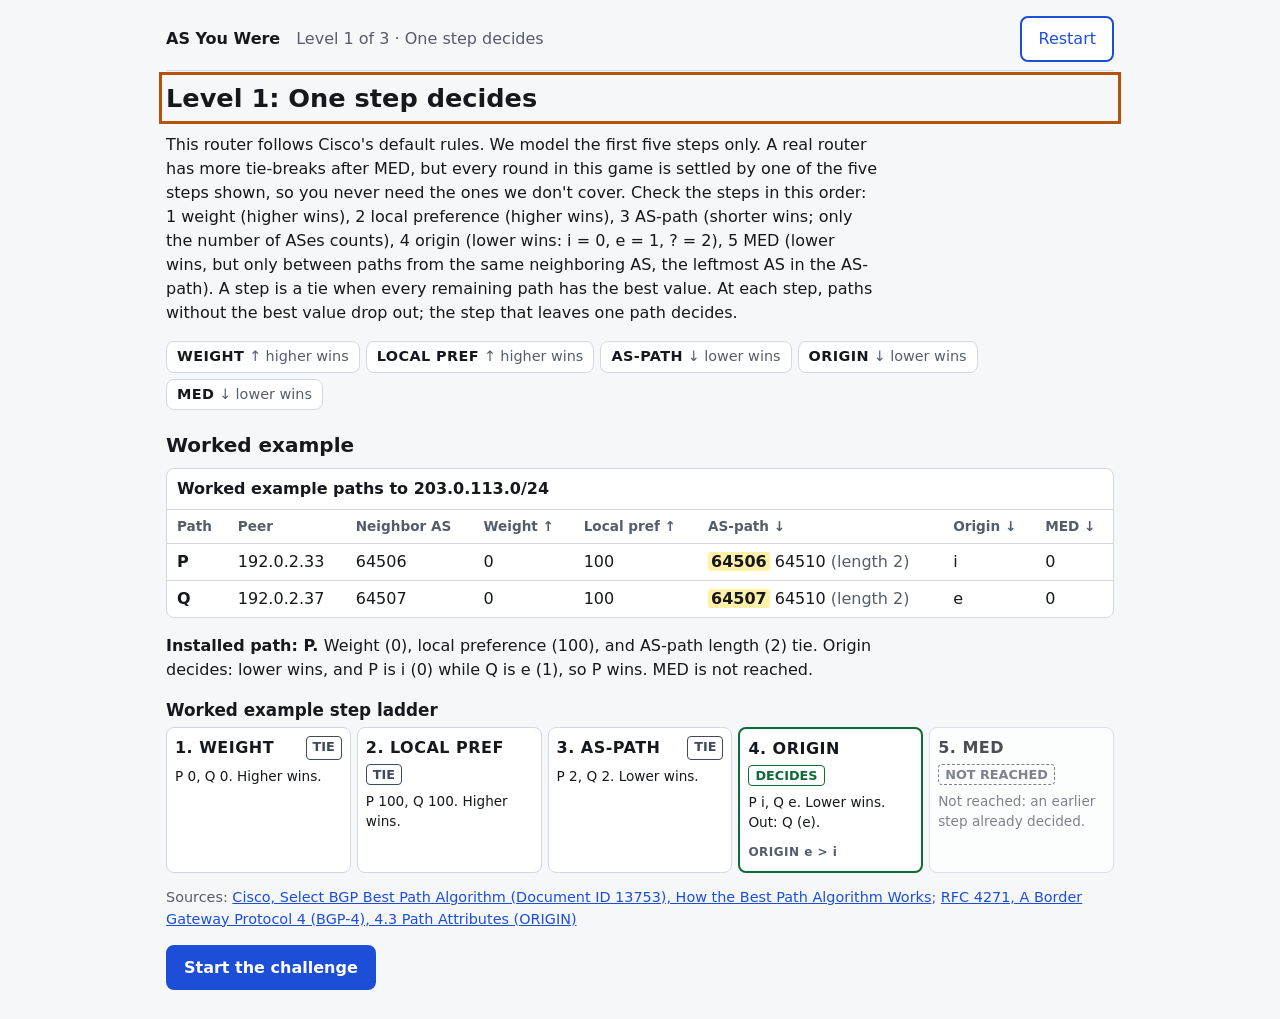
<file: index.html>
<!doctype html>
<html lang="en">
<head>
  <meta charset="utf-8">
  <meta name="viewport" content="width=device-width, initial-scale=1">
  <title>AS You Were</title>
  <meta name="description" content="Pick the BGP path a Cisco IOS router installs, then see which best-path step decided.">
  <link rel="stylesheet" href="style.css">
  <script type="module" src="main.js"></script>
</head>
<body>
  <div id="root">
    <main id="app">
      <p role="status">Loading the game…</p>
      <noscript>This game needs JavaScript and must be served over HTTP (python3 -m http.server 8000).</noscript>
    </main>
  </div>
</body>
</html>
</file>
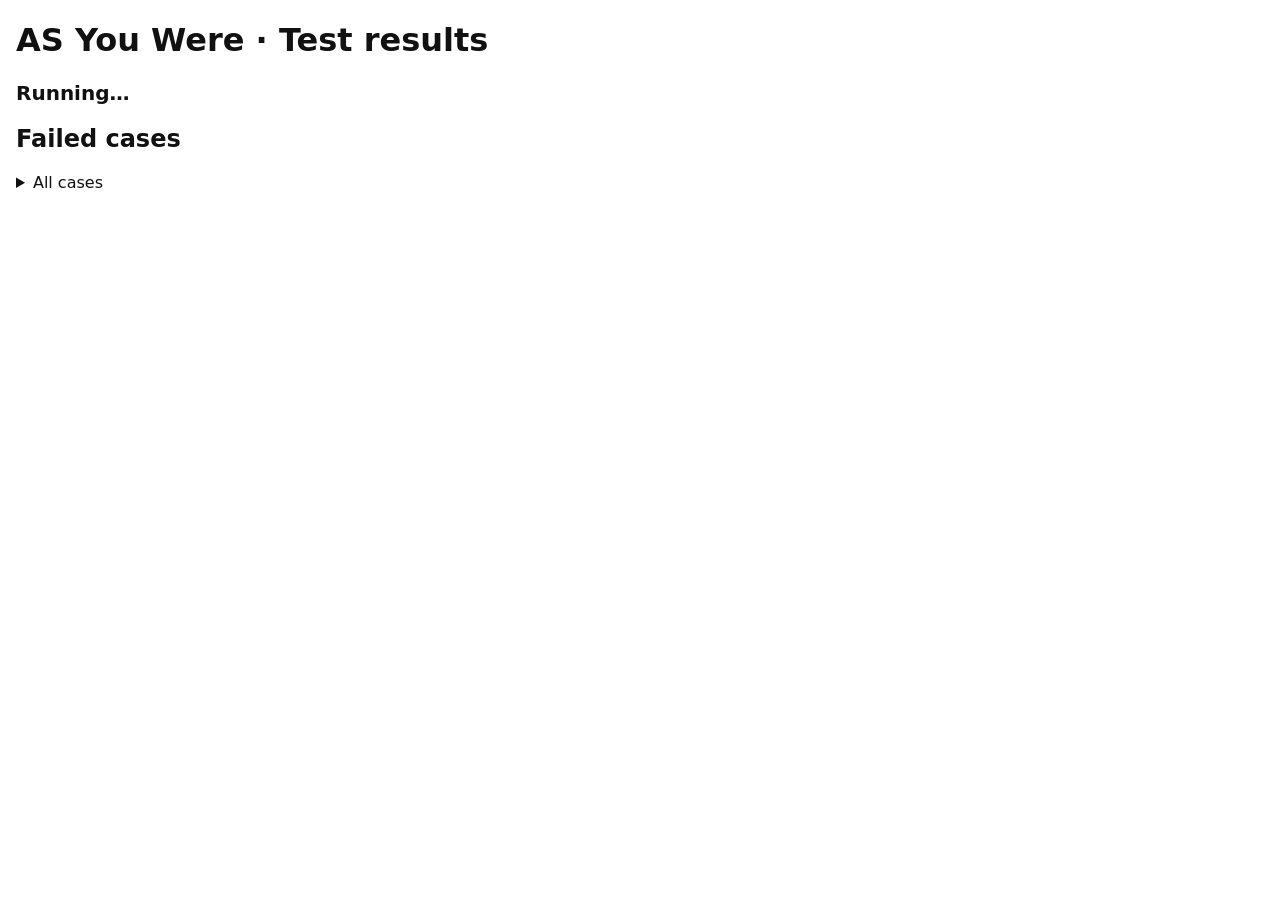
<file: tests/index.html>
<!doctype html>
<html lang="en">
<head>
  <meta charset="utf-8">
  <meta name="viewport" content="width=device-width, initial-scale=1">
  <title>AS You Were · Tests</title>
  <style>
    body { font-family: system-ui, sans-serif; margin: 16px; background: #fff; color: #111; }
    .pass { color: #0a6b2e; }
    .fail { color: #a11212; }
    #summary { font-size: 1.25rem; font-weight: 700; }
    li { margin: 2px 0; font-family: ui-monospace, monospace; font-size: 0.85rem; }
  </style>
</head>
<body>
  <h1>AS You Were · Test results</h1>
  <p id="summary" role="status" data-state="running">Running…</p>
  <h2>Failed cases</h2>
  <ul id="failed"></ul>
  <details>
    <summary>All cases</summary>
    <ul id="all"></ul>
  </details>
  <script type="module">
    import { run } from './runner.js';

    const summary = document.getElementById('summary');
    const suites = ['./rules.test.js', './feedback.test.js', './state.test.js', './content.test.js', './ui.test.js'];
    try {
      for (const s of suites) await import(s);
      const r = await run();
      summary.textContent = r.total === 0
        ? '0 tests discovered — FAIL'
        : `${r.total} tests · ${r.passed} passed · ${r.failed.length} failed — ${r.ok ? 'PASS' : 'FAIL'}`;
      summary.className = r.ok ? 'pass' : 'fail';
      summary.dataset.state = r.ok ? 'pass' : 'fail';
      const failed = document.getElementById('failed');
      if (r.failed.length === 0) failed.innerHTML = '<li>None</li>';
      for (const f of r.failed) {
        const li = document.createElement('li');
        li.className = 'fail';
        li.textContent = `${f.id} — ${f.message}`;
        failed.append(li);
      }
      const all = document.getElementById('all');
      for (const c of r.results) {
        const li = document.createElement('li');
        li.className = c.pass ? 'pass' : 'fail';
        li.textContent = `${c.pass ? 'PASS' : 'FAIL'} ${c.id}`;
        all.append(li);
      }
    } catch (err) {
      summary.textContent = 'Test runner error — FAIL: ' + err.message;
      summary.className = 'fail';
      summary.dataset.state = 'fail';
    }
  </script>
</body>
</html>
</file>
<file: style.css>
:root {
  --bg: #f6f7f9;
  --surface: #ffffff;
  --text: #15181d;
  --muted: #555d6b;
  --line: #d4d8df;
  --accent: #1d4ed8;
  --accent-text: #ffffff;
  --focus: #b45309;
  --ok: #0f6b35;
  --ok-bg: #e7f5ec;
  --bad: #a3171b;
  --bad-bg: #fbeaea;
  --tie: #3f4a5a;
  --narrow: #7a4b00;
  --narrow-bg: #fff4de;
  --mark: #fff1a8;
  --radius: 8px;
  color-scheme: light;
}

@media (prefers-color-scheme: dark) {
  :root:not([data-theme="light"]) {
    --bg: #111418;
    --surface: #1a1f26;
    --text: #e9edf2;
    --muted: #a5aebb;
    --line: #343c47;
    --accent: #7aa2ff;
    --accent-text: #0b1020;
    --focus: #ffb454;
    --ok: #6fd69a;
    --ok-bg: #12301f;
    --bad: #ff8c8c;
    --bad-bg: #3a1617;
    --tie: #b9c3d0;
    --narrow: #ffcf7a;
    --narrow-bg: #3a2c10;
    --mark: #5a4b00;
    color-scheme: dark;
  }
}

* { box-sizing: border-box; }

body {
  margin: 0;
  background: var(--bg);
  color: var(--text);
  font: 16px/1.5 system-ui, -apple-system, "Segoe UI", Roboto, sans-serif;
}

main#app {
  max-width: 980px;
  margin: 0 auto;
  padding: 16px;
}

h1 { font-size: 1.6rem; margin: 0.5rem 0; }
h2 { font-size: 1.25rem; margin: 1.25rem 0 0.5rem; }
h3 { font-size: 1.05rem; margin: 0.75rem 0 0.25rem; }
a { color: var(--accent); }

:focus-visible {
  outline: 3px solid var(--focus);
  outline-offset: 2px;
}
[tabindex="-1"]:focus { outline: 3px solid var(--focus); outline-offset: 4px; }

.visually-hidden {
  position: absolute; width: 1px; height: 1px; overflow: hidden;
  clip: rect(0 0 0 0); clip-path: inset(50%); white-space: nowrap;
}

.muted { color: var(--muted); }

.topbar {
  display: flex; flex-wrap: wrap; gap: 8px 16px; align-items: center;
  border-bottom: 1px solid var(--line); padding-bottom: 8px;
}
.topbar .brand { font-weight: 800; margin: 0; }
.topbar .where { margin: 0; color: var(--muted); flex: 1; }

button {
  font: inherit; border-radius: var(--radius); padding: 0.55rem 1rem; cursor: pointer;
  border: 2px solid var(--accent); min-height: 44px;
}
button.primary { background: var(--accent); color: var(--accent-text); font-weight: 700; }
button.secondary { background: var(--surface); color: var(--accent); }
button:disabled { opacity: 0.55; cursor: not-allowed; }

.actions { display: flex; flex-wrap: wrap; gap: 8px; align-items: center; margin: 12px 0; }
.help-buttons { display: flex; flex-wrap: wrap; gap: 8px; }

.meta { color: var(--muted); margin: 0 0 8px; }
.concept, .task { max-width: 70ch; }

.step-order {
  display: flex; flex-wrap: wrap; gap: 6px; list-style: none; padding: 0; margin: 12px 0;
}
.step-order li {
  background: var(--surface); border: 1px solid var(--line); border-radius: var(--radius);
  padding: 4px 10px; font-size: 0.9rem;
}
.gate-name { font-weight: 800; letter-spacing: 0.03em; }
.dir { color: var(--muted); }

.table-scroll {
  overflow-x: auto; background: var(--surface); border: 1px solid var(--line);
  border-radius: var(--radius); margin: 8px 0;
}
table.paths, table.per-round { border-collapse: collapse; width: 100%; min-width: 640px; }
table.per-round { min-width: 0; }
caption { text-align: left; padding: 8px 10px; font-weight: 700; }
th, td { padding: 6px 10px; border-top: 1px solid var(--line); text-align: left; white-space: nowrap; }
thead th { font-size: 0.85rem; color: var(--muted); }
mark.neighbor { background: var(--mark); color: inherit; padding: 0 3px; border-radius: 3px; font-weight: 700; }
.len { color: var(--muted); }

fieldset.cards {
  border: 1px solid var(--line); border-radius: var(--radius); background: var(--surface);
  display: flex; flex-wrap: wrap; gap: 8px; padding: 10px; margin: 12px 0 0;
}
fieldset.cards legend { font-weight: 700; padding: 0 4px; }
.card { position: relative; }
.card input { position: absolute; opacity: 0; width: 1px; height: 1px; }
.card label {
  display: block; border: 2px solid var(--line); border-radius: var(--radius); padding: 10px 14px;
  cursor: pointer; min-width: 150px; background: var(--bg);
}
.card input:checked + label { border-color: var(--accent); box-shadow: inset 0 0 0 2px var(--accent); }
.card input:checked + label::before { content: "● "; color: var(--accent); }
.card input:focus-visible + label { outline: 3px solid var(--focus); outline-offset: 2px; }
.card input:disabled + label { cursor: default; }
.card-title { font-weight: 800; }
.card-sub { color: var(--muted); }

.feedback {
  border-radius: var(--radius); padding: 4px 16px 12px; margin: 16px 0; border: 2px solid var(--line);
  background: var(--surface);
}
.feedback-correct { border-color: var(--ok); background: var(--ok-bg); }
.feedback-incorrect { border-color: var(--bad); background: var(--bad-bg); }
.feedback-correct h2 { color: var(--ok); }
.feedback-incorrect h2 { color: var(--bad); }
.next-step { font-weight: 600; }

.help { border: 1px dashed var(--line); border-radius: var(--radius); padding: 4px 16px 12px; background: var(--surface); }

.ladder h3 { margin-top: 12px; }
.gates { list-style: none; padding: 0; margin: 0; display: grid; grid-template-columns: repeat(5, minmax(0, 1fr)); gap: 6px; }
.gate { background: var(--surface); border: 1px solid var(--line); border-radius: var(--radius); padding: 8px; min-width: 0; }
.gate-head { display: flex; flex-wrap: wrap; justify-content: space-between; gap: 4px; }
.gate-detail { font-size: 0.85rem; margin: 6px 0; overflow-wrap: anywhere; }
.status { font-weight: 800; font-size: 0.8rem; text-transform: uppercase; padding: 0 6px; border-radius: 4px; border: 1px solid currentColor; }
.status-tie { color: var(--tie); }
.status-narrows { color: var(--narrow); }
.status-decides { color: var(--ok); }
.status-not-reached { color: var(--muted); border-style: dashed; }
.gate-decides { border: 2px solid var(--ok); }
.gate-narrows { border: 2px solid var(--narrow); background: var(--narrow-bg); }
.gate-not-reached { opacity: 0.75; }
.scroll-hint { display: none; margin: 8px 0 0; font-size: 0.85rem; color: var(--muted); }
.stamp { display: inline-block; font-size: 0.75rem; font-weight: 800; letter-spacing: 0.04em; margin: 0; color: var(--muted); overflow-wrap: anywhere; }

/* Gate animation: content is in place from the start; motion only emphasizes stamps. */
@keyframes stamp-in { from { transform: scale(1.35) rotate(-4deg); } to { transform: none; } }
@keyframes gate-pulse { from { box-shadow: 0 0 0 4px var(--ok); } to { box-shadow: 0 0 0 0 transparent; } }
.feedback .gate .stamp, .help .gate .stamp { animation: stamp-in 260ms ease-out both; animation-delay: calc(var(--i) * 140ms); }
.feedback .gate-decides, .feedback .gate-narrows { animation: gate-pulse 600ms ease-out both; animation-delay: calc(var(--i) * 140ms); }

.figures { display: grid; grid-template-columns: repeat(auto-fit, minmax(180px, 1fr)); gap: 8px; }
.figures div { background: var(--surface); border: 1px solid var(--line); border-radius: var(--radius); padding: 10px 14px; }
.figures dt { color: var(--muted); font-size: 0.9rem; }
.figures dd { margin: 0; font-size: 1.3rem; font-weight: 800; }

.example-answer { max-width: 70ch; }
.sources { font-size: 0.9rem; color: var(--muted); }

dialog { border: 2px solid var(--accent); border-radius: var(--radius); background: var(--surface); color: var(--text); max-width: min(420px, calc(100vw - 32px)); }
dialog::backdrop { background: rgb(0 0 0 / 0.45); }

.error ul { background: var(--bad-bg); border: 2px solid var(--bad); border-radius: var(--radius); padding: 12px 12px 12px 32px; }

@media (max-width: 720px) {
  .gates { grid-template-columns: 1fr; }
  h1 { font-size: 1.35rem; }
  .card label { min-width: 0; }
  .scroll-hint { display: block; }
  fieldset.cards .card { flex: 1 1 140px; }
}

@media (prefers-reduced-motion: reduce) {
  *, *::before, *::after { animation: none !important; transition: none !important; }
}
</file>
